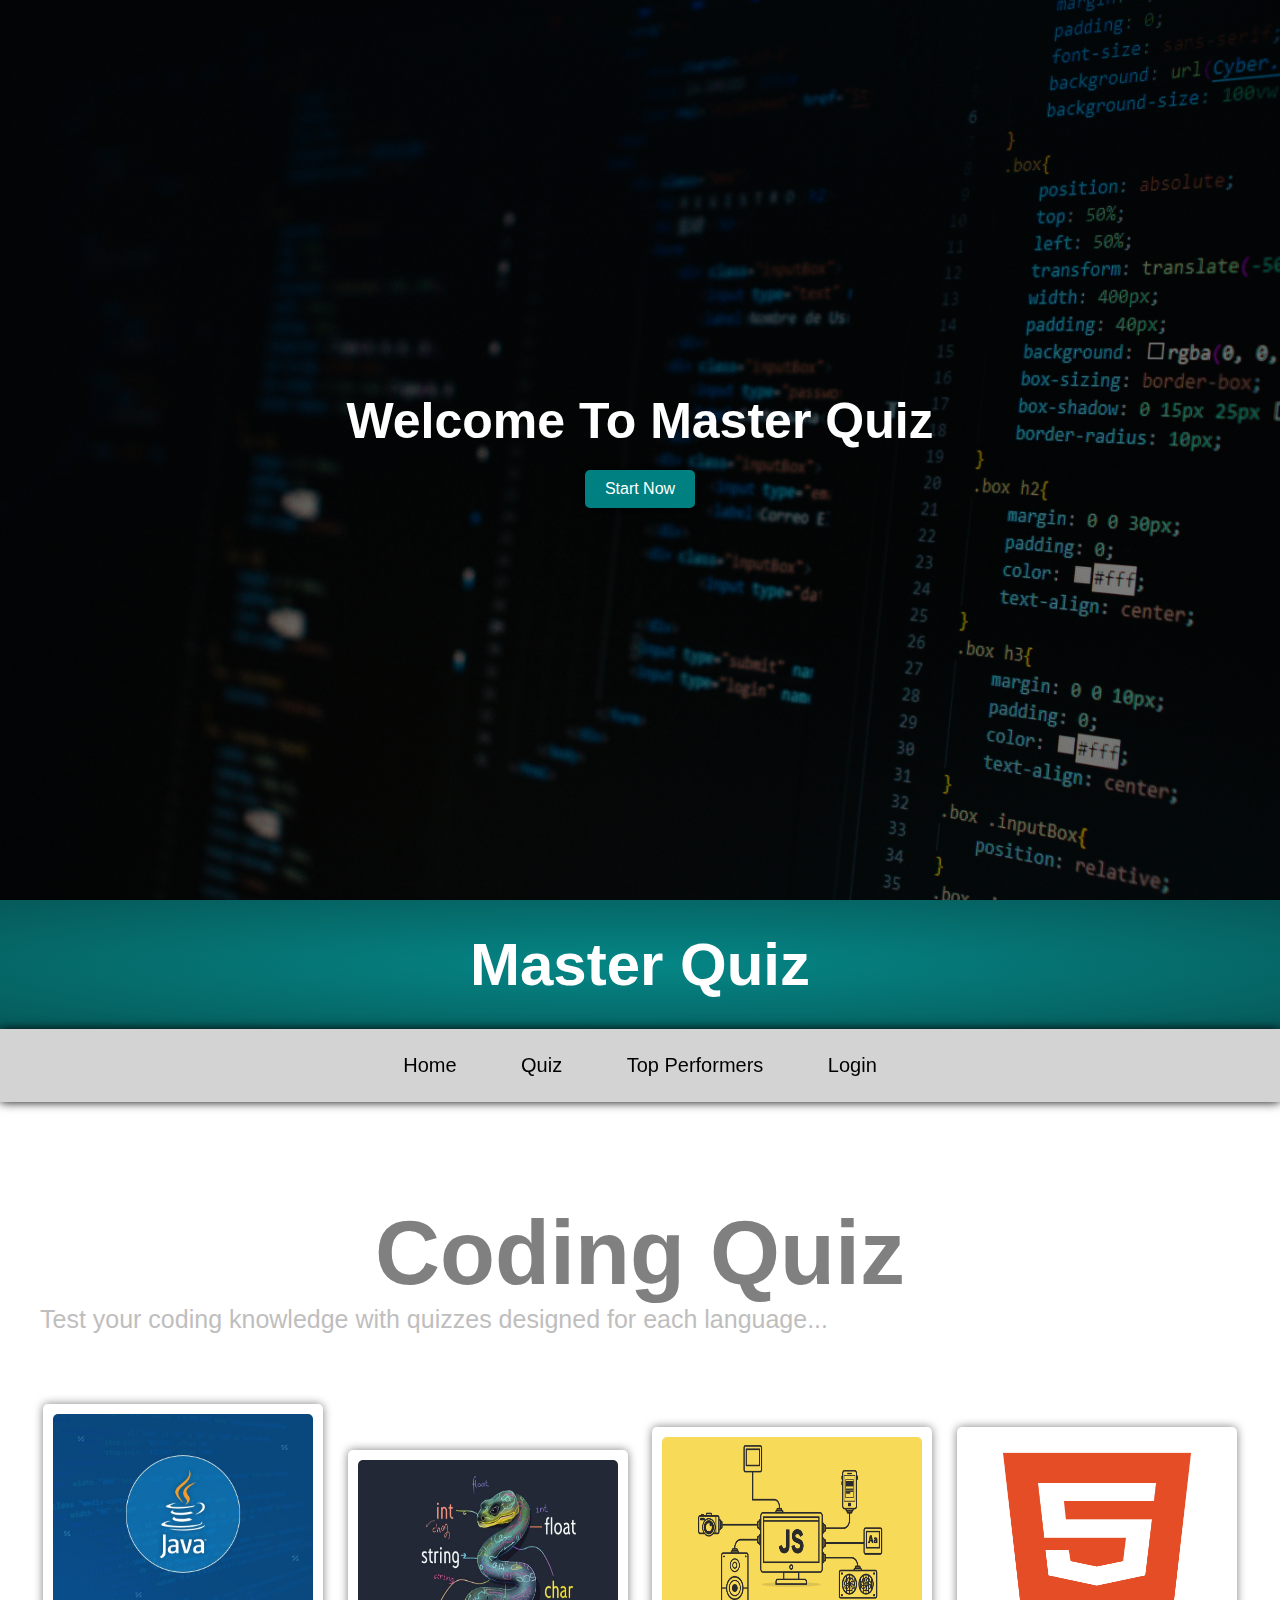
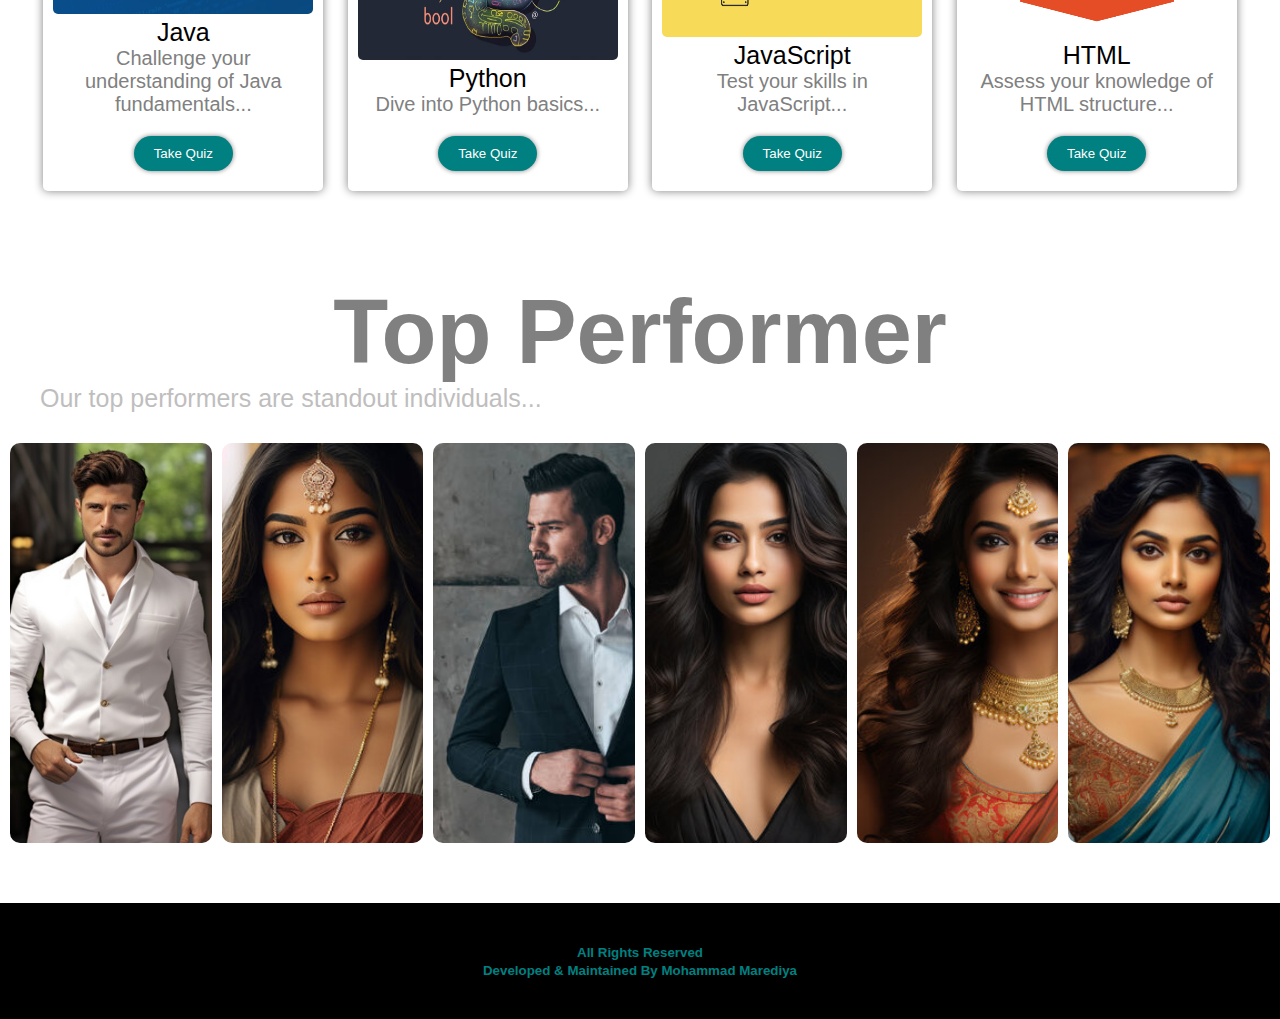
<file: quix-app frontEnd/index.html>
<!DOCTYPE html>
<html lang="en">

<head>
    <meta charset="UTF-8" />
    <meta name="viewport" content="width=device-width, initial-scale=1.0" />
    <title>Quiz</title>
    <link rel="stylesheet" href="style.css" />
</head>

<body>

    <!-- Landing Page -->
    <section class="landing-page">
        <div class="wrapper">
            <div class="flex-content">
                <h1 class="vacation-heading">Welcome To Master Quiz</h1>
                <a href="#quiz-packages" class="btn">Start Now</a>
            </div>
        </div>
    </section>

    <!-- Header Section -->
    <header class="quiz-header" id="quiz-header">
        <h1 class="heading">Master Quiz</h1>
    </header>

    <!-- Navigation -->
    <nav class="main-nav">
        <a href="#">Home</a>
        <a href="#quiz-packages">Quiz</a>
        <a href="#Performer">Top Performers</a>
        <a href="Login.html">Login</a>
        </div>
    </nav>

    <!-- Quiz Section -->
    <section class="quiz-packages-section" id="quiz-packages">
        <h1 class="quiz-heading">Coding Quiz</h1>
        <p class="quiz-text">Test your coding knowledge with quizzes designed for each language...</p>

        <div class="package-wrapper">
            <div class="package-card">
                <img src="./images/java.jpg" alt="" />
                <p class="card-heading">Java</p>
                <p class="card-text">Challenge your understanding of Java fundamentals...</p>
                <button class="btn" onclick="startQuiz('java')">Take Quiz</button>
            </div>
            <div class="package-card">
                <img src="./images/python.jpg" alt="" />
                <p class="card-heading">Python</p>
                <p class="card-text">Dive into Python basics...</p>
                <button class="btn" onclick="startQuiz('python')">Take Quiz</button>
            </div>
            <div class="package-card">
                <img src="./images/js.png" alt="" />
                <p class="card-heading">JavaScript</p>
                <p class="card-text">Test your skills in JavaScript...</p>
                <button class="btn" onclick="startQuiz('javascript')">Take Quiz</button>
            </div>
            <div class="package-card">
                <img src="./images/Html.png" alt="" />
                <p class="card-heading">HTML</p>
                <p class="card-text">Assess your knowledge of HTML structure...</p>
                <button class="btn" onclick="startQuiz('html')">Take Quiz</button>
            </div>
        </div>
    </section>

    <!-- Performer Section -->
    <section class="Performer-quiz-section" id="Performer">
        <h1 class="quiz-heading">Top Performer</h1>
        <p class="quiz-text">Our top performers are standout individuals...</p>
        <div class="image-card">
            <img src="./images/m1.jpeg" alt="" />
            <img src="./images/m2.jpg" alt="" />
            <img src="./images/m3.jpg" alt="" />
            <img src="./images/m4.jpg" alt="" />
            <img src="./images/m5.jpg" alt="" />
            <img src="./images/m6.jpg" alt="" />
        </div>
    </section>

    <!-- Footer -->
    <footer class="footer-section">
        <small>All Rights Reserved</small><br />
        <small>Developed & Maintained By Mohammad Marediya</small>
    </footer>

    <script src="index.js"></script>
</body>

</html>
</file>
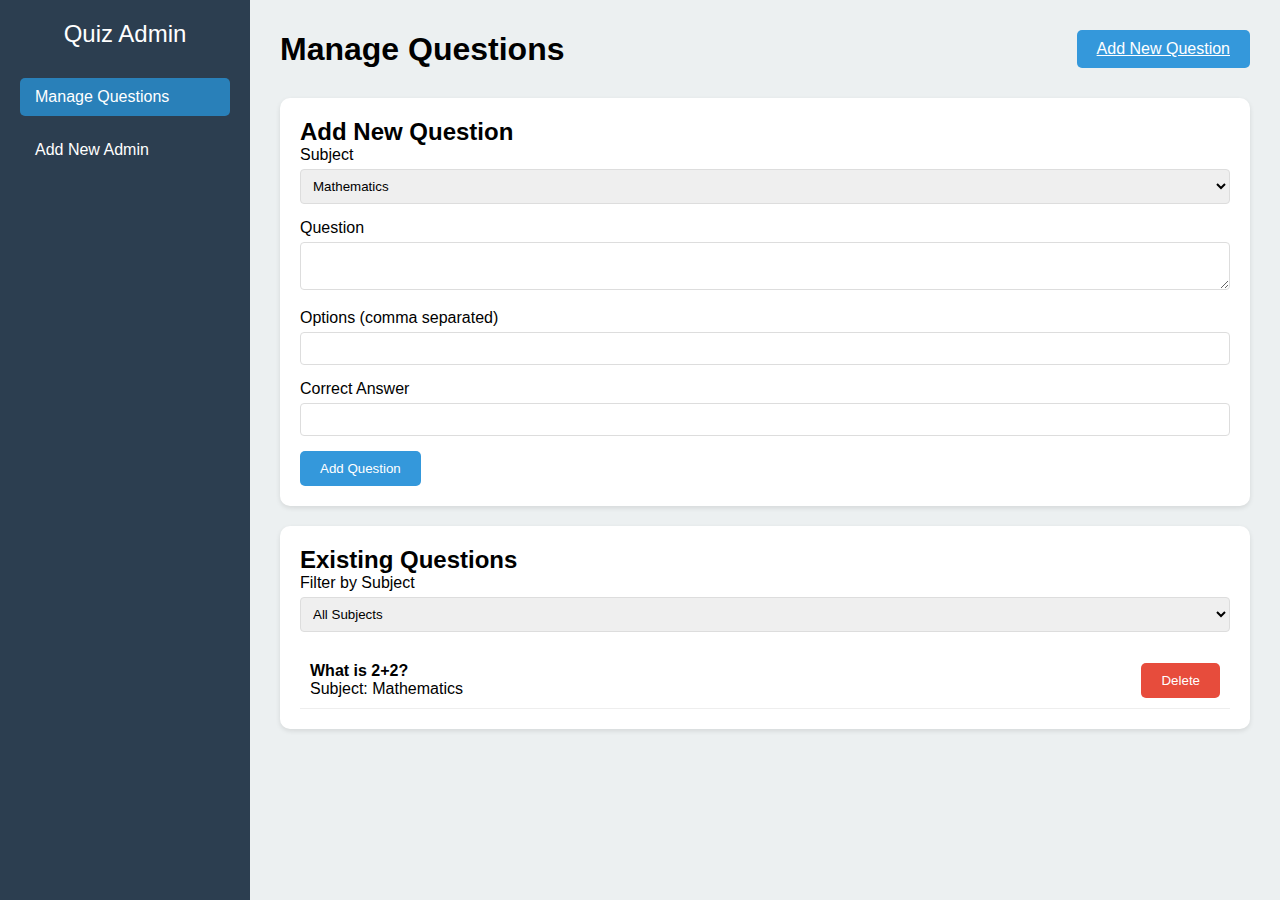
<file: quix-app frontEnd/AdminDashbord.html>
<!DOCTYPE html>
<html lang="en">

<head>
  <meta charset="UTF-8">
  <meta name="viewport" content="width=device-width, initial-scale=1.0">
  <title>Quiz Admin Dashboard</title>
  <style>
    :root {
      --primary-color: #2c3e50;
      --secondary-color: #3498db;
      --hover-color: #2980b9;
      --background-color: #ecf0f1;
      --text-color: #333;
    }

    * {
      margin: 0;
      padding: 0;
      box-sizing: border-box;
      font-family: 'Segoe UI', Tahoma, Geneva, Verdana, sans-serif;
    }

    body {
      background-color: var(--background-color);
    }

    .dashboard-container {
      display: flex;
      min-height: 100vh;
    }

    /* Sidebar Styles */
    .sidebar {
      background-color: var(--primary-color);
      color: white;
      width: 250px;
      padding: 20px;
      position: fixed;
      height: 100%;
    }

    .logo {
      font-size: 24px;
      margin-bottom: 30px;
      text-align: center;
    }

    .nav-menu {
      list-style: none;
    }

    .nav-item {
      margin: 15px 0;
    }

    .nav-link {
      color: white;
      text-decoration: none;
      padding: 10px 15px;
      border-radius: 5px;
      display: block;
      transition: background-color 0.3s;
    }

    .nav-link:hover,
    .nav-link.active {
      background-color: var(--hover-color);
    }

    /* Main Content Styles */
    .main-content {
      margin-left: 250px;
      padding: 30px;
      width: calc(100% - 250px);
    }

    .header {
      display: flex;
      justify-content: space-between;
      align-items: center;
      margin-bottom: 30px;
    }

    .card {
      background-color: white;
      border-radius: 10px;
      padding: 20px;
      margin-bottom: 20px;
      box-shadow: 0 2px 5px rgba(0, 0, 0, 0.1);
    }

    .form-group {
      margin-bottom: 15px;
    }

    label {
      display: block;
      margin-bottom: 5px;
      font-weight: 500;
    }

    input,
    select,
    textarea {
      width: 100%;
      padding: 8px;
      border: 1px solid #ddd;
      border-radius: 4px;
    }

    .btn {
      padding: 10px 20px;
      border: none;
      border-radius: 5px;
      cursor: pointer;
      transition: background-color 0.3s;
    }

    .btn-primary {
      background-color: var(--secondary-color);
      color: white;
    }

    .btn-primary:hover {
      background-color: var(--hover-color);
    }

    .btn-danger {
      background-color: #e74c3c;
      color: white;
    }

    .btn-danger:hover {
      background-color: #c0392b;
    }

    .questions-list {
      margin-top: 20px;
    }

    .question-item {
      display: flex;
      justify-content: space-between;
      align-items: center;
      padding: 10px;
      border-bottom: 1px solid #eee;
    }

    /* CSS-only Toggle Sections */
    .content-section {
      display: none;
    }

    .content-section:target {
      display: block;
    }

    #manage-questions {
      display: block;
    }

    #manage-questions:target~#add-admin {
      display: none;
    }
  </style>
</head>

<body>
  <div class="dashboard-container">
    <!-- Sidebar -->
    <div class="sidebar">
      <div class="logo">Quiz Admin</div>
      <ul class="nav-menu">
        <li class="nav-item">
          <a href="#manage-questions" class="nav-link active">Manage Questions</a>
        </li>
        <li class="nav-item">
          <a href="#add-admin" class="nav-link">Add New Admin</a>
        </li>
      </ul>
    </div>

    <!-- Main Content -->
    <div class="main-content">
      <!-- Manage Questions Section -->
      <div id="manage-questions" class="content-section">
        <div class="header">
          <h1>Manage Questions</h1>
          <a href="#add-question-form" class="btn btn-primary">Add New Question</a>
        </div>

        <!-- Add Question Form -->
        <div id="add-question-form" class="card">
          <h2>Add New Question</h2>
          <form>
            <div class="form-group">
              <label>Subject</label>
              <select required>
                <option value="math">Mathematics</option>
                <option value="science">Science</option>
                <option value="history">History</option>
              </select>
            </div>
            <div class="form-group">
              <label>Question</label>
              <textarea required></textarea>
            </div>
            <div class="form-group">
              <label>Options (comma separated)</label>
              <input type="text" required>
            </div>
            <div class="form-group">
              <label>Correct Answer</label>
              <input type="text" required>
            </div>
            <button type="submit" class="btn btn-primary">Add Question</button>
          </form>
        </div>

        <!-- Questions List -->
        <div class="card">
          <h2>Existing Questions</h2>
          <div class="form-group">
            <label>Filter by Subject</label>
            <select>
              <option value="all">All Subjects</option>
              <option value="math">Mathematics</option>
              <option value="science">Science</option>
              <option value="history">History</option>
            </select>
          </div>
          <div class="questions-list">
            <!-- Static Question Example -->
            <div class="question-item">
              <div>
                <strong>What is 2+2?</strong>
                <p>Subject: Mathematics</p>
              </div>
              <div>
                <button class="btn btn-danger">Delete</button>
              </div>
            </div>
          </div>
        </div>
      </div>

      <!-- Add Admin Section -->
      <div id="add-admin" class="content-section">
        <div class="header">
          <h1>Register New Admin</h1>
        </div>
        <div class="card">
          <form>
            <div class="form-group">
              <label>Username</label>
              <input type="text" required>
            </div>
            <div class="form-group">
              <label>Password</label>
              <input type="password" required>
            </div>
            <button type="submit" class="btn btn-primary">Register Admin</button>
          </form>
        </div>
      </div>
    </div>
  </div>
</body>

</html>
</file>
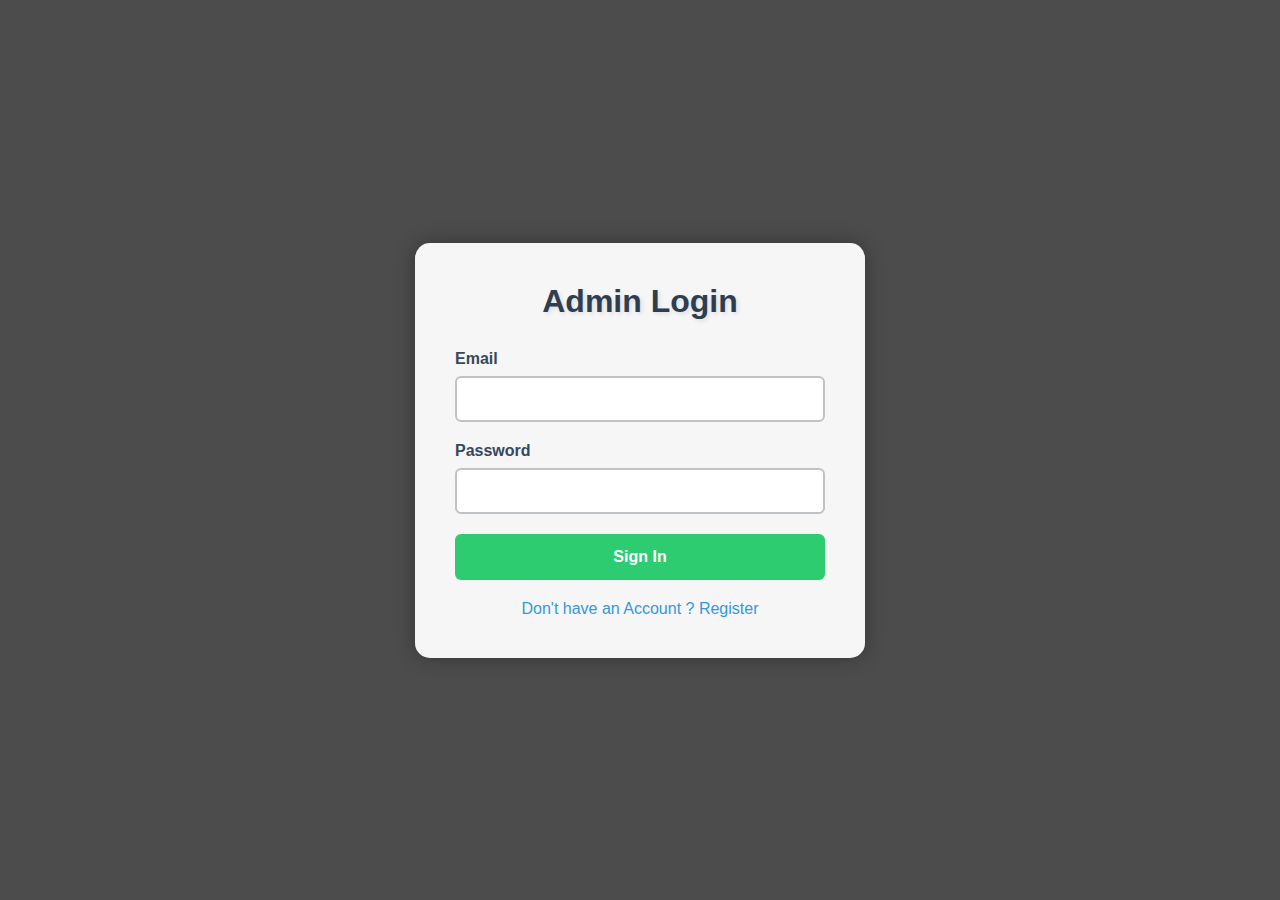
<file: quix-app frontEnd/AdminLogin.HTML>
<!DOCTYPE html>
<html lang="en">

<head>
  <meta charset="UTF-8">
  <meta name="viewport" content="width=device-width, initial-scale=1.0">
  <title>Quiz Login</title>
  <style>
    * {
      margin: 0;
      padding: 0;
      box-sizing: border-box;
      font-family: 'Segoe UI', Tahoma, Geneva, Verdana, sans-serif;
    }

    body {
      min-height: 100vh;
      background: linear-gradient(rgba(0, 0, 0, 0.7), rgba(0, 0, 0, 0.7)),
        url('https://images.unsplash.com/photo-1542831371-29b0f74f9713?ixlib=rb-1.2.1') center/cover;
      display: flex;
      justify-content: center;
      align-items: center;
    }

    .form-container {
      background: rgba(255, 255, 255, 0.95);
      padding: 40px;
      border-radius: 15px;
      box-shadow: 0 0 20px rgba(0, 0, 0, 0.3);
      width: 450px;
    }

    .form-heading {
      text-align: center;
      color: #2c3e50;
      margin-bottom: 30px;
      font-size: 2em;
      text-shadow: 2px 2px 4px rgba(0, 0, 0, 0.1);
    }

    .input-group {
      margin-bottom: 20px;
    }

    label {
      display: block;
      margin-bottom: 8px;
      color: #34495e;
      font-weight: 600;
    }

    input {
      width: 100%;
      padding: 12px;
      border: 2px solid #bdc3c7;
      border-radius: 6px;
      font-size: 16px;
      transition: border-color 0.3s ease;
    }

    input:focus {
      outline: none;
      border-color: #3498db;
    }

    .submit-btn {
      background: #2ecc71;
      color: white;
      padding: 14px;
      border: none;
      border-radius: 6px;
      width: 100%;
      font-size: 16px;
      font-weight: 600;
      cursor: pointer;
      transition: background 0.3s ease;
    }

    .submit-btn:hover {
      background: #27ae60;
    }

    .forgot-password {
      text-align: center;
      margin-top: 20px;
    }

    .forgot-password a {
      color: #3498db;
      text-decoration: none;
      font-weight: 500;
    }

    .forgot-password a:hover {
      text-decoration: underline;
    }

    @media (max-width: 480px) {
      .form-container {
        width: 90%;
        padding: 25px;
      }
    }
  </style>
</head>

<body>
  <div class="form-container">
    <h1 class="form-heading">Admin Login</h1>
    <form>
      <div class="input-group">
        <label for="email">Email</label>
        <input type="email" id="email" name="email" required>
      </div>

      <div class="input-group">
        <label for="password">Password</label>
        <input type="password" id="password" name="password" minlength="8" required>
      </div>

      <button type="submit" class="submit-btn">Sign In</button>

      <div class="forgot-password">
        <a href="Registration.html">Don't have an Account ? Register</a>
      </div>
    </form>
  </div>
  <script src="AdminLogin.js"></script>
</body>

</html>
</file>
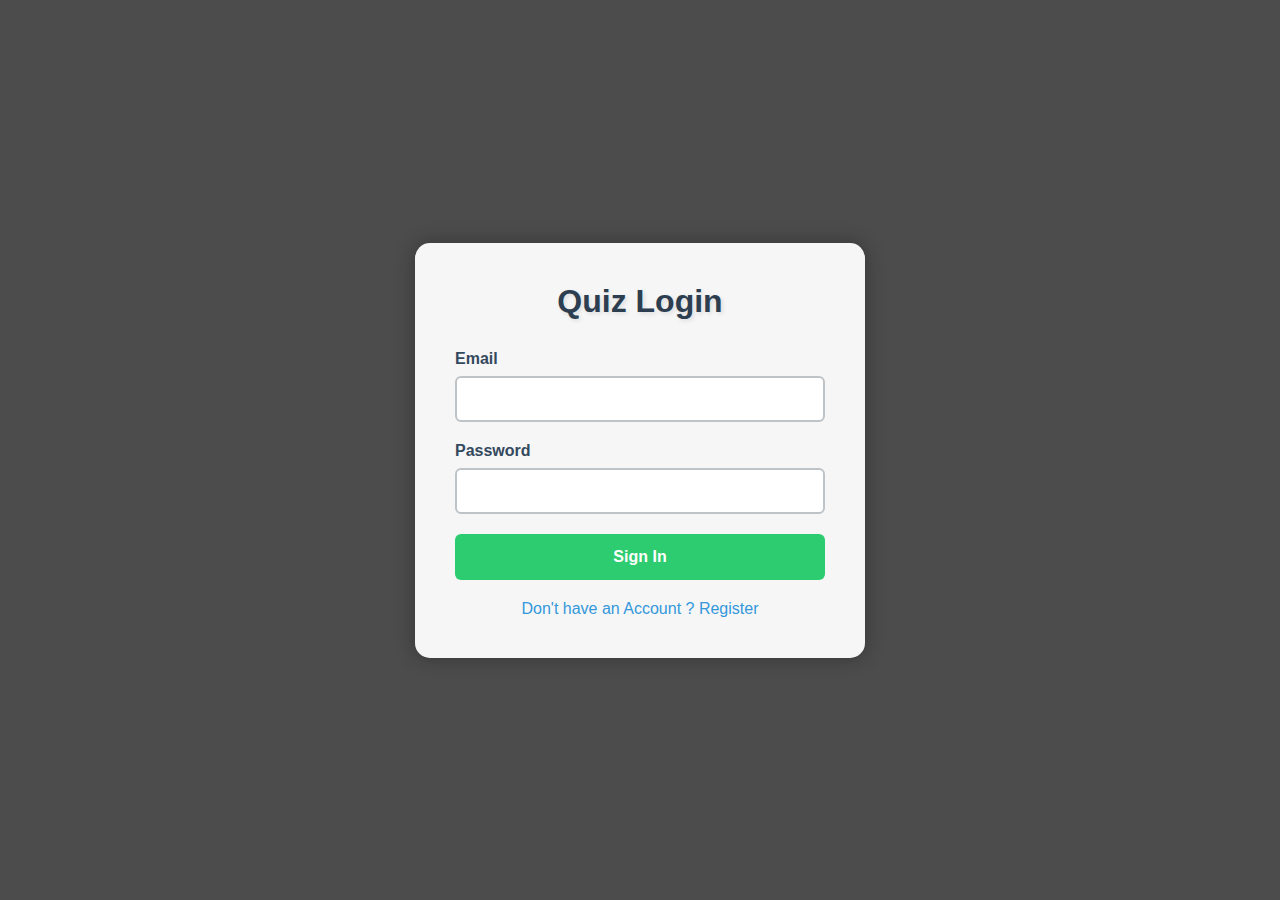
<file: quix-app frontEnd/Login.html>
<!DOCTYPE html>
<html lang="en">

<head>
    <meta charset="UTF-8">
    <meta name="viewport" content="width=device-width, initial-scale=1.0">
    <title>Quiz Login</title>
    <style>
        * {
            margin: 0;
            padding: 0;
            box-sizing: border-box;
            font-family: 'Segoe UI', Tahoma, Geneva, Verdana, sans-serif;
        }

        body {
            min-height: 100vh;
            background: linear-gradient(rgba(0, 0, 0, 0.7), rgba(0, 0, 0, 0.7)),
                url('https://images.unsplash.com/photo-1542831371-29b0f74f9713?ixlib=rb-1.2.1') center/cover;
            display: flex;
            justify-content: center;
            align-items: center;
        }

        .form-container {
            background: rgba(255, 255, 255, 0.95);
            padding: 40px;
            border-radius: 15px;
            box-shadow: 0 0 20px rgba(0, 0, 0, 0.3);
            width: 450px;
        }

        .form-heading {
            text-align: center;
            color: #2c3e50;
            margin-bottom: 30px;
            font-size: 2em;
            text-shadow: 2px 2px 4px rgba(0, 0, 0, 0.1);
        }

        .input-group {
            margin-bottom: 20px;
        }

        label {
            display: block;
            margin-bottom: 8px;
            color: #34495e;
            font-weight: 600;
        }

        input {
            width: 100%;
            padding: 12px;
            border: 2px solid #bdc3c7;
            border-radius: 6px;
            font-size: 16px;
            transition: border-color 0.3s ease;
        }

        input:focus {
            outline: none;
            border-color: #3498db;
        }

        .submit-btn {
            background: #2ecc71;
            color: white;
            padding: 14px;
            border: none;
            border-radius: 6px;
            width: 100%;
            font-size: 16px;
            font-weight: 600;
            cursor: pointer;
            transition: background 0.3s ease;
        }

        .submit-btn:hover {
            background: #27ae60;
        }

        .forgot-password {
            text-align: center;
            margin-top: 20px;
        }

        .forgot-password a {
            color: #3498db;
            text-decoration: none;
            font-weight: 500;
        }

        .forgot-password a:hover {
            text-decoration: underline;
        }

        @media (max-width: 480px) {
            .form-container {
                width: 90%;
                padding: 25px;
            }
        }
    </style>
</head>

<body>
    <div class="form-container">
        <h1 class="form-heading">Quiz Login</h1>
        <form>
            <div class="input-group">
                <label for="email">Email</label>
                <input type="email" id="email" name="email" required>
            </div>

            <div class="input-group">
                <label for="password">Password</label>
                <input type="password" id="password" name="password" minlength="8" required>
            </div>

            <button type="submit" class="submit-btn">Sign In</button>

            <div class="forgot-password">
                <a href="Registration.html">Don't have an Account ? Register</a>
            </div>
        </form>
    </div>
    <script src="Login.js"></script>
</body>

</html>
</file>
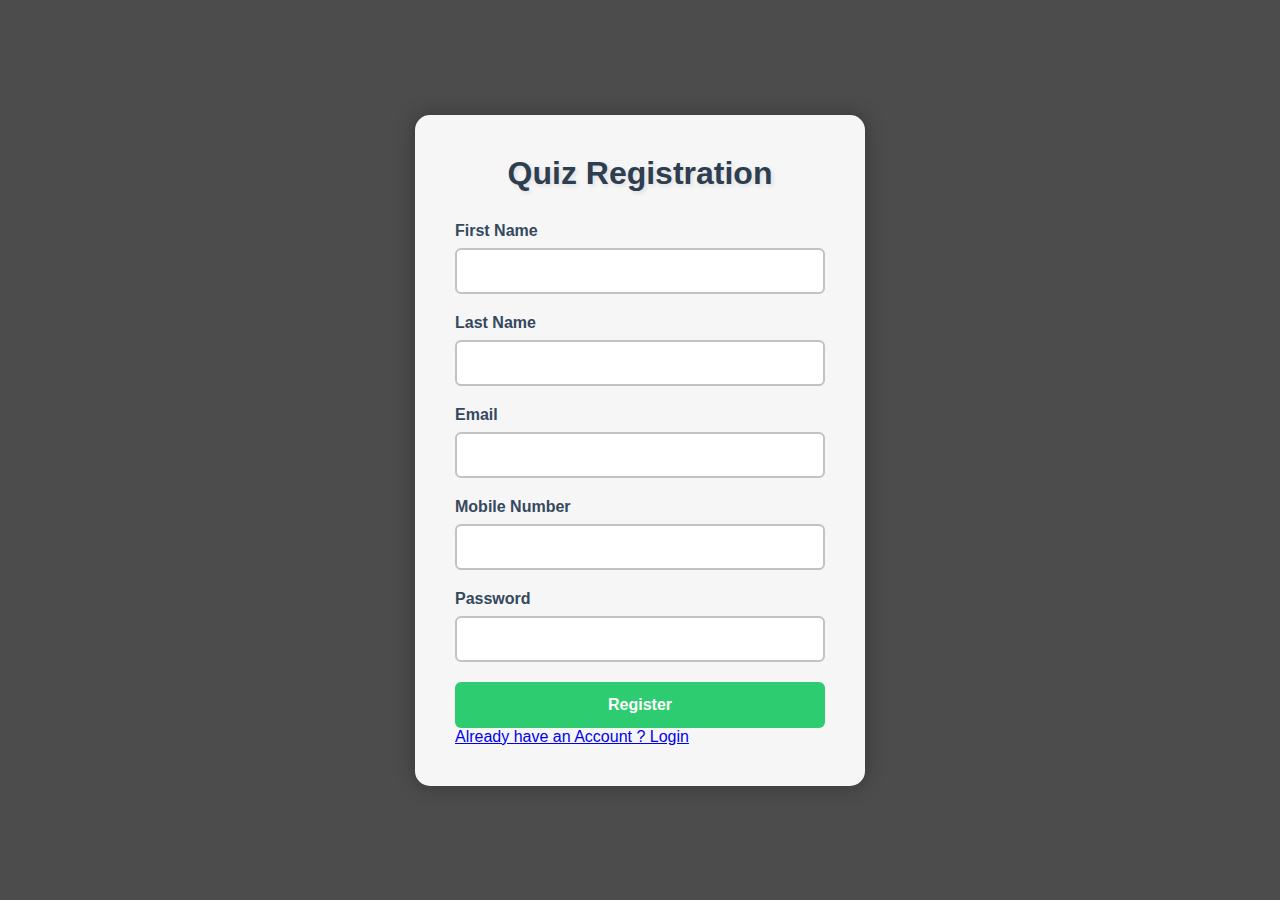
<file: quix-app frontEnd/Registration.html>
<!DOCTYPE html>
<html lang="en">

<head>
  <meta charset="UTF-8">
  <meta name="viewport" content="width=device-width, initial-scale=1.0">
  <title>Quiz Registration</title>
  <style>
    * {
      margin: 0;
      padding: 0;
      box-sizing: border-box;
      font-family: 'Segoe UI', Tahoma, Geneva, Verdana, sans-serif;
    }

    body {
      min-height: 100vh;
      background: linear-gradient(rgba(0, 0, 0, 0.7), rgba(0, 0, 0, 0.7)),
        url('https://images.unsplash.com/photo-1542831371-29b0f74f9713?ixlib=rb-1.2.1') center/cover;
      display: flex;
      justify-content: center;
      align-items: center;
    }

    .form-container {
      background: rgba(255, 255, 255, 0.95);
      padding: 40px;
      border-radius: 15px;
      box-shadow: 0 0 20px rgba(0, 0, 0, 0.3);
      width: 450px;
    }

    .form-heading {
      text-align: center;
      color: #2c3e50;
      margin-bottom: 30px;
      font-size: 2em;
      text-shadow: 2px 2px 4px rgba(0, 0, 0, 0.1);
    }

    .input-group {
      margin-bottom: 20px;
    }

    label {
      display: block;
      margin-bottom: 8px;
      color: #34495e;
      font-weight: 600;
    }

    input {
      width: 100%;
      padding: 12px;
      border: 2px solid #bdc3c7;
      border-radius: 6px;
      font-size: 16px;
      transition: border-color 0.3s ease;
    }

    input:focus {
      outline: none;
      border-color: #3498db;
    }

    .submit-btn {
      background: #2ecc71;
      color: white;
      padding: 14px;
      border: none;
      border-radius: 6px;
      width: 100%;
      font-size: 16px;
      font-weight: 600;
      cursor: pointer;
      transition: background 0.3s ease;
    }

    .submit-btn:hover {
      background: #27ae60;
    }

    @media (max-width: 480px) {
      .form-container {
        width: 90%;
        padding: 25px;
      }
    }
  </style>
</head>

<body>
  <div class="form-container">
    <h1 class="form-heading">Quiz Registration</h1>
    <form>

      <div class="input-group">
        <label for="firstName">First Name</label>
        <input type="text" id="firstName" name="fname" required>
      </div>

      <div class="input-group">
        <label for="lastName">Last Name</label>
        <input type="text" id="lastName" name="lname" required>
      </div>

      <div class="input-group">
        <label for="email">Email</label>
        <input type="email" id="email" name="email" required>
      </div>

      <div class="input-group">
        <label for="mobileNumber">Mobile Number</label>
        <input type="tel" id="mobileNumber" name="mobileNumber" pattern="[0-9]{10}" required>
      </div>

      <div class="input-group">
        <label for="password">Password</label>
        <input type="password" id="password" name="password" minlength="8" required>
      </div>

      <button type="submit" class="submit-btn">Register</button>
      <div class="forgot-password">
        <a href="Login.html">Already have an Account ? Login</a>
      </div>
    </form>
  </div>


  <script src="Registration.js"></script>
</body>

</html>
</file>
<file: quix-app frontEnd/style.css>
*{
    padding: 0;
    margin: 0;
}
html{
    scroll-behavior: smooth;
}
body{
    font-family: sans-serif;
}

.landing-page{
    background: white url(.//images/bg1.jpg) no-repeat scroll center;
    height: 100vh;
    background-size: cover;
    color: white;
}

.landing-page .wrapper{
    background-color: rgba(0, 0, 0, 0.5);
    height: 100%;
}

.landing-page .flex-content{
    display:flex;
    flex-direction: column;
    justify-content: center;
    align-items: center;
    height: 100%;
}

.landing-page .vacation-heading{
    font-size: 50px;
}

.btn{
    color: white;
    text-decoration: none;
    background-color: teal;
    padding: 10px 20px;
    border-radius: 5px;
    box-shadow: 0 0 5px black;
    margin-top: 20px;
}

.btn:hover{
    background-color: #a0dd13;
}




/*
header section
*/

.quiz-header{
background : radial-gradient(#058686,rgb(6, 90, 90));
color: white;
padding: 30px;
text-align: center;
}

.quiz-header .heading{
    font-size: 60px;
}


.main-nav{
    background-color: lightgrey;
    text-align: center;
    padding: 15px;
    box-shadow: 0 0 10px black;
    position: sticky;
    top: 0;

}

.main-nav a{
    color: black;
    text-decoration: none;
    font-size: 20px;
    padding: 10px 30px;
    display: inline-block;

}

.main-nav a:hover{
    background-color: teal;
    color: white;
    border-radius: 30px;
}




.quiz-heading{
    font-size: 90px;
    color: gray;
}

.quiz-text{
    color:#bfbebe;
    font-size: 25px;
    text-align: justify;
    padding: 0px 40px;
}

.Performer-quiz-section {
    text-align: center;
}

.Performer-quiz-section .quiz-heading {
    padding-top: 60px;
}

.Performer-quiz-section .image-card {
    object-fit: cover;
}

.image-card {
    display: grid;
    grid-template-columns: repeat(auto-fit, minmax(150px, 1fr));
    gap: 10px;
    padding: 10px;
    margin-top: 20px;
}

.image-card img {
    width: 100%;
    height: 400px;
    border-radius: 10px;
    object-fit: cover;
    transition: transform 0.6s ease, box-shadow 0.3s ease; /* Adds smooth transition */
}

.image-card img:hover {
    transform: scale(1.1); /* Scales the image up on hover */
    box-shadow: 0 10px 15px rgba(0, 0, 0, 0.2); /* Adds shadow effect on hover */
}

.notes-section{
    text-align: center;
    padding: 100px;
}

.notes-section .notes-div{
    margin-top: 20px;
}

.notes-section .notes-wrapper{
    border: 2px solid black;
    width: 300px;
    height: 200px;
    overflow: hidden;
    border-radius: 10px;
    box-shadow: 0 0 10x gray;
    display: inline-block;
    margin: 20px;
}

.notes-section .notes-wrapper img{
    width: 100%;
    height: 100%;
    transition: all 0.5s;
    
}


.notes-section .notes-wrapper img:hover{
    transform: scale(1.1,1.1);
    cursor: pointer;
}

.quiz-packages-section{
    text-align: center;
    margin-top: 40px;
}

.quiz-packages-section .quiz-heading{
    padding-top: 60px;
}

.quiz-packages-section .package-wrapper{
    margin-top: 40px;
    padding: 20px;
}


.package-wrapper .package-card{
    box-shadow: 0 0 10px gray;
    border-radius: 5px;
    width:  260px;
    padding: 10px;
    display: inline-block;
    margin: 10px;
}

.package-card img{
    width: 100%;
    height: 200px;
    border-radius: 5px;
}

.package-card .card-heading{
    font-size: 25px;

}

.package-card .card-text{
    font-size: 20px;
    color: gray;
}

.package-card .btn{
    border-radius: 40px;
    box-shadow:  0 0 5px gray;
    border: none;
    margin-bottom: 10px;
}


.package-card .btn:hover{
    cursor: pointer;
}


.footer-section{
    background-color: black;
    padding: 40px;
    text-align: center;
    color: teal;
    text-decoration: none;
    font-weight: bold;
    margin-top: 50px;
}

/* Login Dropdown Styles */
.dropdown {
  position: relative;
  display: inline-block;
}

.dropbtn {
  color: black;
  text-decoration: none;
  font-size: 20px;
  padding: 10px 30px;
  display: inline-block;
}

.dropbtn:hover {
  background-color: teal;
  color: white;
  border-radius: 30px;
}

/* Hidden dropdown content */
.dropdown-content {
  display: none;
  position: absolute;
  background-color: white;
  min-width: 160px;
  box-shadow: 0 8px 16px rgba(0,0,0,0.2);
  z-index: 1;
  border-radius: 8px;
  top: 100%;
}

/* Dropdown links */
.dropdown-content a {
  color: black;
  padding: 12px 16px;
  text-decoration: none;
  display: block;
  text-align: left;
}

/* Hover effect for dropdown links */
.dropdown-content a:hover {
  background-color: teal;
  color: white;
}

/* Show dropdown on hover */
.dropdown:hover .dropdown-content {
  display: block;
}
</file>
